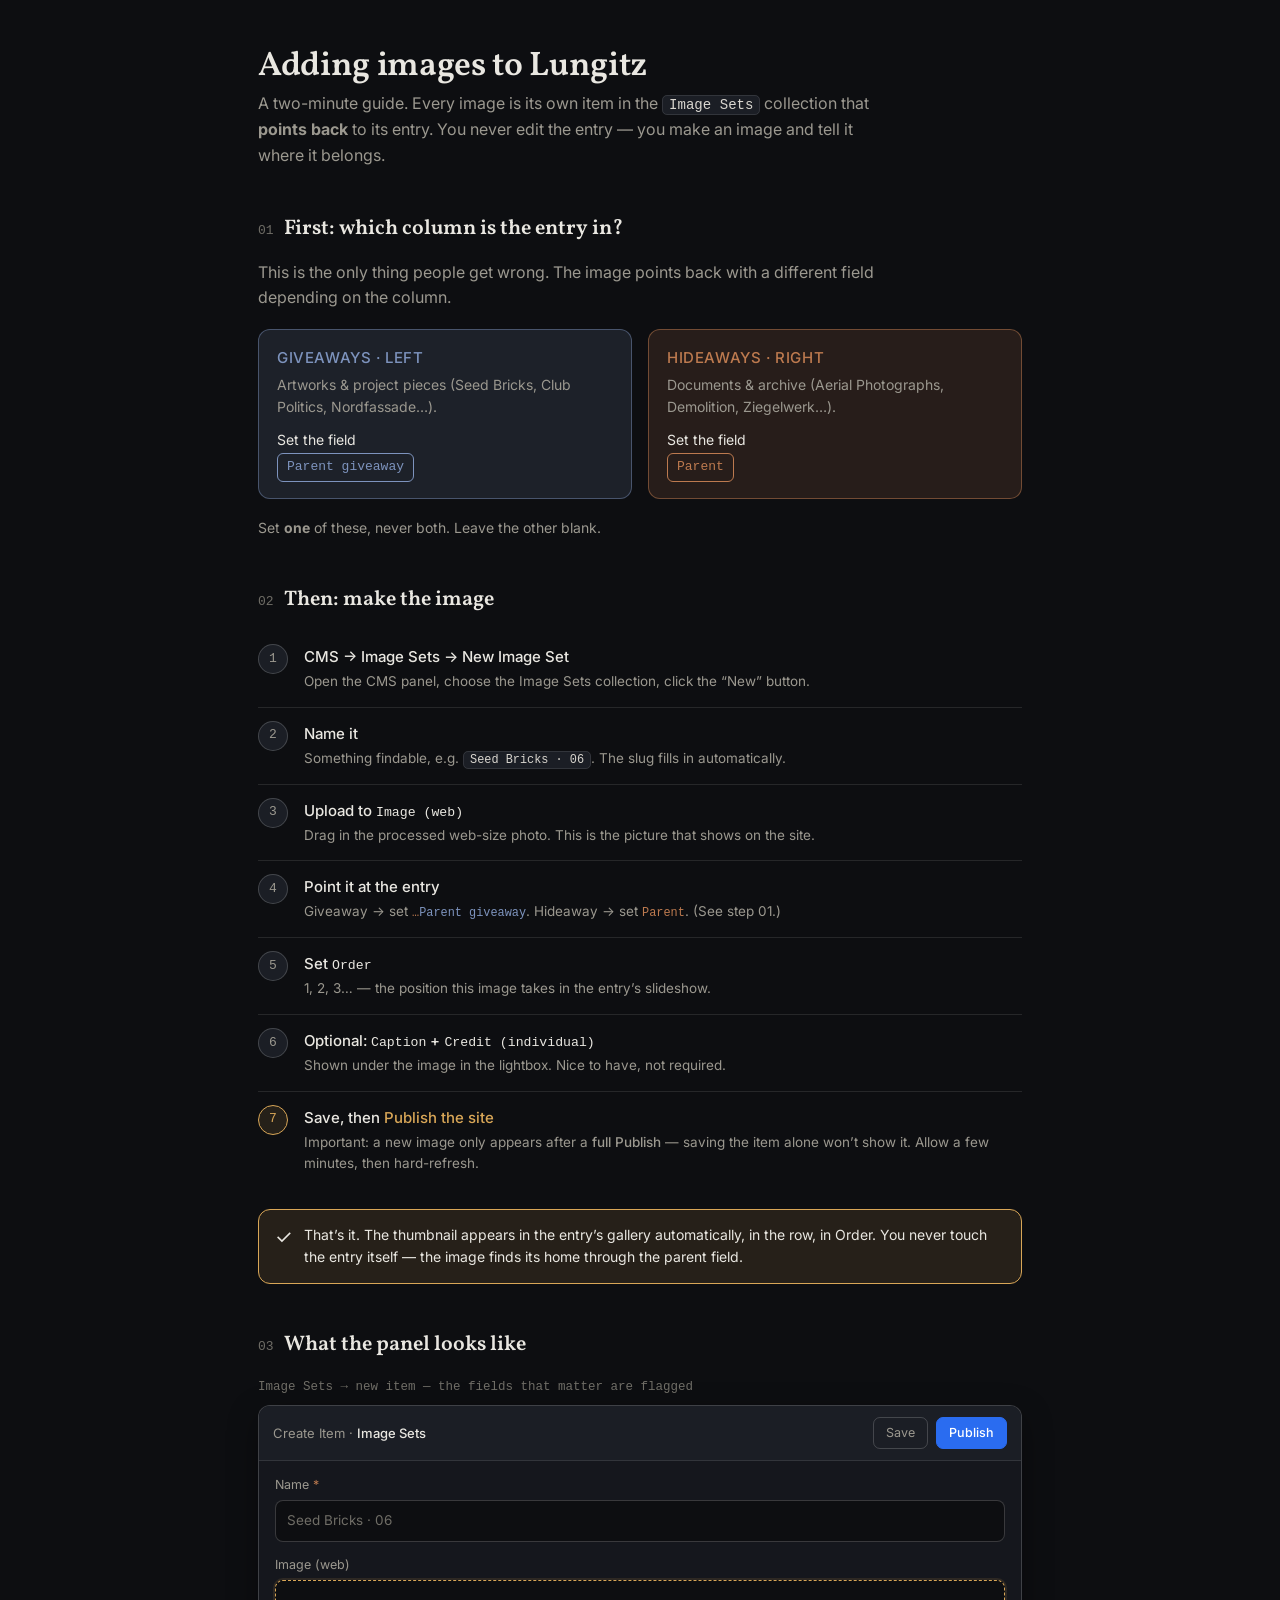
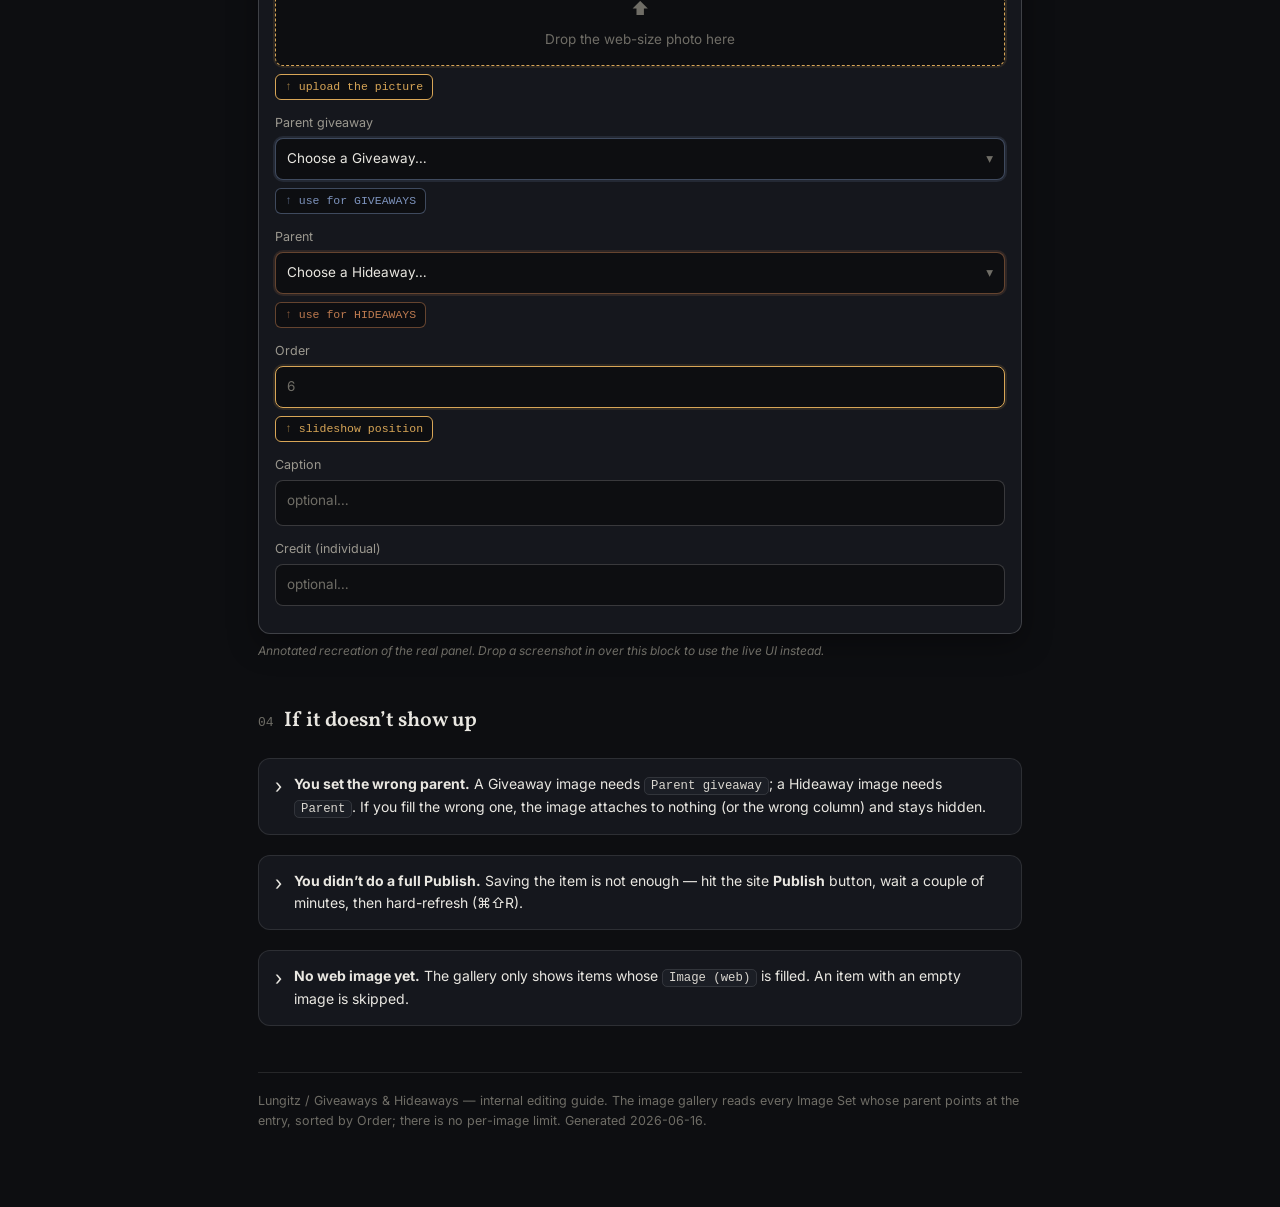
<file: lungitz-add-images-guide.html>
<!DOCTYPE html>
<html lang="en">
<head>
<meta charset="utf-8">
<meta name="viewport" content="width=device-width, initial-scale=1">
<title>Lungitz — How to add images</title>
<link rel="preconnect" href="https://fonts.googleapis.com">
<link rel="preconnect" href="https://fonts.gstatic.com" crossorigin>
<link href="https://fonts.googleapis.com/css2?family=Vollkorn:wght@400;600&family=Inter:wght@400;500&display=swap" rel="stylesheet">
<style>
  :root{
    --bg:#0d0e11; --surface:#15171d; --surface2:#1b1e25; --line:rgba(255,255,255,.10);
    --line2:rgba(255,255,255,.18); --ink:#e9e7e1; --muted:#9b988f; --faint:#6f6d66;
    --give:#7d93bd; --give-bg:rgba(125,147,189,.14); --give-line:rgba(125,147,189,.45);
    --hide:#bd7a4f; --hide-bg:rgba(189,122,79,.15); --hide-line:rgba(189,122,79,.5);
    --warn:#d8a657; --warn-bg:rgba(216,166,87,.12); --ok:#7fae71;
    --serif:'Vollkorn',Georgia,serif; --sans:'Inter',system-ui,sans-serif; --mono:ui-monospace,'SF Mono',Menlo,monospace;
  }
  *{box-sizing:border-box}
  body{margin:0;background:var(--bg);color:var(--ink);font-family:var(--sans);font-size:15px;line-height:1.6;-webkit-font-smoothing:antialiased}
  .wrap{max-width:820px;margin:0 auto;padding:48px 28px 80px}
  h1{font-family:var(--serif);font-weight:600;font-size:34px;line-height:1.1;margin:0 0 6px;letter-spacing:-.01em}
  h2{font-family:var(--serif);font-weight:600;font-size:21px;margin:44px 0 14px;display:flex;align-items:baseline;gap:10px}
  h2 .n{font-family:var(--mono);font-size:13px;color:var(--faint);font-weight:400}
  .lede{color:var(--muted);font-size:16px;margin:0 0 8px;max-width:64ch}
  .kbd,code,.f{font-family:var(--mono);font-size:.88em}
  code{background:var(--surface2);border:1px solid var(--line);border-radius:5px;padding:1px 6px;color:#d9d6cf}
  .give-t{color:var(--give)} .hide-t{color:var(--hide)}
  .rule{height:1px;background:var(--line);border:0;margin:34px 0}
  .two{display:grid;grid-template-columns:1fr 1fr;gap:16px;margin:18px 0}
  @media(max-width:640px){.two{grid-template-columns:1fr}}
  .col{border-radius:12px;padding:16px 18px;border:1px solid var(--line)}
  .col.give{background:var(--give-bg);border-color:var(--give-line)}
  .col.hide{background:var(--hide-bg);border-color:var(--hide-line)}
  .col h3{margin:0 0 4px;font-family:var(--sans);font-size:15px;font-weight:500;letter-spacing:.04em;text-transform:uppercase}
  .col.give h3{color:var(--give)} .col.hide h3{color:var(--hide)}
  .col p{margin:0 0 10px;color:var(--muted);font-size:14px}
  .col .pick{font-size:14px;color:var(--ink)}
  .col .pill{display:inline-block;font-family:var(--mono);font-size:13px;padding:3px 9px;border-radius:6px;border:1px solid currentColor;margin-top:2px}
  .col.give .pill{color:var(--give)} .col.hide .pill{color:var(--hide)}
  ol.steps{list-style:none;counter-reset:s;margin:0;padding:0}
  ol.steps>li{counter-increment:s;position:relative;padding:14px 0 14px 46px;border-top:1px solid var(--line)}
  ol.steps>li:first-child{border-top:0}
  ol.steps>li::before{content:counter(s);position:absolute;left:0;top:13px;width:28px;height:28px;border-radius:50%;background:var(--surface2);border:1px solid var(--line2);display:flex;align-items:center;justify-content:center;font-family:var(--mono);font-size:13px;color:var(--muted)}
  ol.steps>li.key::before{background:var(--warn-bg);border-color:var(--warn);color:var(--warn)}
  ol.steps>li b{font-weight:500}
  ol.steps>li .sub{display:block;color:var(--muted);font-size:13.5px;margin-top:2px}
  .callout{display:flex;gap:12px;border-radius:12px;padding:14px 16px;margin:20px 0;border:1px solid var(--warn);background:var(--warn-bg)}
  .callout .ico{font-size:20px;line-height:1.3}
  .callout b{color:var(--warn)}
  .callout p{margin:0;font-size:14px;color:var(--ink)}
  .tip{border-color:var(--line);background:var(--surface);}
  .tip b{color:var(--ink)}

  /* Webflow CMS panel recreation */
  .shotwrap{margin:16px 0 6px}
  .shotcap{font-size:12.5px;color:var(--faint);margin:0 0 8px;font-family:var(--mono)}
  .panel{background:var(--surface);border:1px solid var(--line2);border-radius:12px;overflow:hidden;box-shadow:0 10px 30px rgba(0,0,0,.35)}
  .panel .bar{display:flex;align-items:center;justify-content:space-between;padding:11px 14px;background:var(--surface2);border-bottom:1px solid var(--line)}
  .panel .bar .ttl{font-size:13px;color:var(--muted)} .panel .bar .ttl b{color:var(--ink);font-weight:500}
  .panel .bar .btns{display:flex;gap:8px}
  .btn{font-size:12.5px;padding:5px 12px;border-radius:7px;border:1px solid var(--line2);color:var(--muted);background:transparent}
  .btn.pub{background:#2a6cf0;border-color:#2a6cf0;color:#fff;font-weight:500}
  .panel .body{padding:14px 16px}
  .field{margin:0 0 13px}
  .field label{display:block;font-size:12.5px;color:var(--muted);margin:0 0 5px}
  .field label .req{color:var(--hide)}
  .inp{background:var(--bg);border:1px solid var(--line2);border-radius:8px;padding:9px 11px;font-size:13.5px;color:var(--ink);min-height:38px;display:flex;align-items:center}
  .inp.ph{color:var(--faint)}
  .inp.img{height:86px;flex-direction:column;justify-content:center;align-items:center;gap:5px;color:var(--faint);border-style:dashed}
  .ref{display:flex;align-items:center;justify-content:space-between}
  .ref .chev{color:var(--faint)}
  .mark{position:relative}
  .mark.give .inp{border-color:var(--give-line);box-shadow:0 0 0 2px var(--give-bg)}
  .mark.hide .inp{border-color:var(--hide-line);box-shadow:0 0 0 2px var(--hide-bg)}
  .mark.warn .inp{border-color:var(--warn);box-shadow:0 0 0 2px var(--warn-bg)}
  .tag{display:inline-block;margin-top:8px;font-size:11.5px;font-family:var(--mono);padding:3px 9px;border-radius:6px}
  .tag::before{content:'\2191  ';opacity:.65}
  .tag.give{color:var(--give);border:1px solid var(--give-line);background:var(--bg)}
  .tag.hide{color:var(--hide);border:1px solid var(--hide-line);background:var(--bg)}
  .tag.warn{color:var(--warn);border:1px solid var(--warn);background:var(--bg)}
  .swap{font-size:12px;color:var(--faint);font-style:italic;margin-top:7px}
  footer{margin-top:46px;padding-top:18px;border-top:1px solid var(--line);color:var(--faint);font-size:12.5px}
  @media print{
    :root{--bg:#fff;--surface:#fff;--surface2:#f4f3ef;--ink:#1a1a1a;--muted:#555;--faint:#888;--line:#e2e0d8;--line2:#cfcdc4}
    body{background:#fff}.panel{box-shadow:none}.wrap{padding:0}
    h2{page-break-after:avoid}ol.steps>li,.col,.callout,.panel{page-break-inside:avoid}
  }
</style>
</head>
<body>
<div class="wrap">

  <h1>Adding images to Lungitz</h1>
  <p class="lede">A two-minute guide. Every image is its own item in the <code>Image&nbsp;Sets</code> collection that <b>points back</b> to its entry. You never edit the entry — you make an image and tell it where it belongs.</p>

  <h2><span class="n">01</span> First: which column is the entry in?</h2>
  <p class="lede">This is the only thing people get wrong. The image points back with a different field depending on the column.</p>
  <div class="two">
    <div class="col give">
      <h3>Giveaways · left</h3>
      <p>Artworks &amp; project pieces (Seed Bricks, Club Politics, Nordfassade…).</p>
      <div class="pick">Set the field<br><span class="pill">Parent giveaway</span></div>
    </div>
    <div class="col hide">
      <h3>Hideaways · right</h3>
      <p>Documents &amp; archive (Aerial Photographs, Demolition, Ziegelwerk…).</p>
      <div class="pick">Set the field<br><span class="pill">Parent</span></div>
    </div>
  </div>
  <p class="lede" style="font-size:14px">Set <b>one</b> of these, never both. Leave the other blank.</p>

  <h2><span class="n">02</span> Then: make the image</h2>
  <ol class="steps">
    <li><b>CMS → Image Sets → New Image Set</b><span class="sub">Open the CMS panel, choose the Image Sets collection, click the “New” button.</span></li>
    <li><b>Name it</b><span class="sub">Something findable, e.g. <code>Seed Bricks · 06</code>. The slug fills in automatically.</span></li>
    <li><b>Upload to <span class="f">Image (web)</span></b><span class="sub">Drag in the processed web-size photo. This is the picture that shows on the site.</span></li>
    <li><b>Point it at the entry</b><span class="sub">Giveaway → set <span class="hide-t f">…</span><span class="give-t f">Parent giveaway</span>. Hideaway → set <span class="hide-t f">Parent</span>. (See step 01.)</span></li>
    <li><b>Set <span class="f">Order</span></b><span class="sub">1, 2, 3… — the position this image takes in the entry’s slideshow.</span></li>
    <li><b>Optional: <span class="f">Caption</span> + <span class="f">Credit (individual)</span></b><span class="sub">Shown under the image in the lightbox. Nice to have, not required.</span></li>
    <li class="key"><b>Save, then <span style="color:var(--warn)">Publish the site</span></b><span class="sub">Important: a new image only appears after a <b>full Publish</b> — saving the item alone won’t show it. Allow a few minutes, then hard-refresh.</span></li>
  </ol>

  <div class="callout">
    <div class="ico">✓</div>
    <p>That’s it. The thumbnail appears in the entry’s gallery automatically, in the row, in Order. You never touch the entry itself — the image finds its home through the parent field.</p>
  </div>

  <h2><span class="n">03</span> What the panel looks like</h2>
  <div class="shotwrap">
    <p class="shotcap">Image Sets → new item — the fields that matter are flagged</p>
    <div class="panel">
      <div class="bar">
        <div class="ttl">Create Item · <b>Image Sets</b></div>
        <div class="btns"><span class="btn">Save</span><span class="btn pub">Publish</span></div>
      </div>
      <div class="body">
        <div class="field"><label>Name <span class="req">*</span></label><div class="inp ph">Seed Bricks · 06</div></div>
        <div class="field mark warn"><label>Image (web)</label><div class="inp img"><div style="font-size:18px">⬆</div><div>Drop the web-size photo here</div></div><span class="tag warn">upload the picture</span></div>
        <div class="field mark give"><label>Parent giveaway</label><div class="inp ref"><span class="ph">Choose a Giveaway…</span><span class="chev">▾</span></div><span class="tag give">use for GIVEAWAYS</span></div>
        <div class="field mark hide"><label>Parent</label><div class="inp ref"><span class="ph">Choose a Hideaway…</span><span class="chev">▾</span></div><span class="tag hide">use for HIDEAWAYS</span></div>
        <div class="field mark warn"><label>Order</label><div class="inp ph">6</div><span class="tag warn">slideshow position</span></div>
        <div class="field"><label>Caption</label><div class="inp ph" style="min-height:46px;align-items:flex-start">optional…</div></div>
        <div class="field"><label>Credit (individual)</label><div class="inp ph">optional…</div></div>
      </div>
    </div>
    <p class="swap">Annotated recreation of the real panel. Drop a screenshot in over this block to use the live UI instead.</p>
  </div>

  <h2><span class="n">04</span> If it doesn’t show up</h2>
  <div class="callout tip"><div class="ico">›</div><p><b>You set the wrong parent.</b> A Giveaway image needs <code>Parent giveaway</code>; a Hideaway image needs <code>Parent</code>. If you fill the wrong one, the image attaches to nothing (or the wrong column) and stays hidden.</p></div>
  <div class="callout tip"><div class="ico">›</div><p><b>You didn’t do a full Publish.</b> Saving the item is not enough — hit the site <b>Publish</b> button, wait a couple of minutes, then hard-refresh (⌘⇧R).</p></div>
  <div class="callout tip"><div class="ico">›</div><p><b>No web image yet.</b> The gallery only shows items whose <code>Image (web)</code> is filled. An item with an empty image is skipped.</p></div>

  <footer>
    Lungitz / Giveaways &amp; Hideaways — internal editing guide. The image gallery reads every Image Set whose parent points at the entry, sorted by Order; there is no per-image limit. Generated 2026-06-16.
  </footer>

</div>
</body>
</html>
</file>
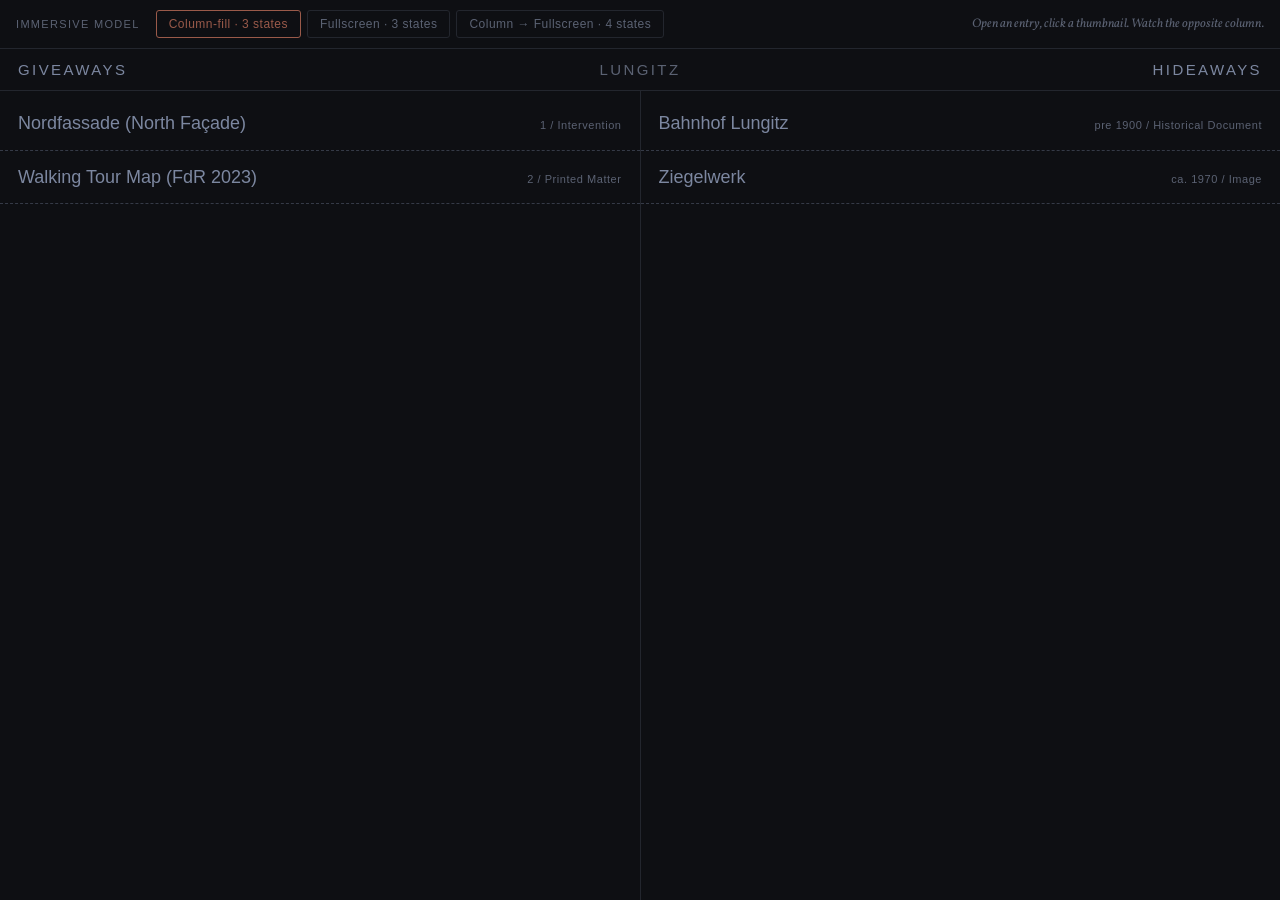
<file: archive/studies/lungitz-state-model-studies_accordion-choreography.html>
<!doctype html>
<html lang="en">
<head>
<meta charset="utf-8">
<meta name="viewport" content="width=device-width, initial-scale=1">
<title>Lungitz · state-model studies</title>
<link rel="preconnect" href="https://fonts.googleapis.com">
<link rel="preconnect" href="https://fonts.gstatic.com" crossorigin>
<link href="https://fonts.googleapis.com/css2?family=Vollkorn:ital,wght@0,400;0,500;1,400&display=swap" rel="stylesheet">
<style>
  :root{
    --bg:#0e0f13; --panel:#0e0f13; --ink:#7c87a0; --ink-2:#8a91a4; --mute:#5b6273;
    --rust:#9a5a4a; --line:#23262e; --dash:#353a47; --slab:#2b313c;
    --settle:cubic-bezier(0.16,1,0.3,1);
    --grotesk:"Helvetica Neue",Helvetica,"Arial Narrow",sans-serif;
    --serif:"Vollkorn",Georgia,serif;
  }
  *{box-sizing:border-box}
  html,body{height:100%}
  body{margin:0;background:var(--bg);color:var(--ink);font-family:var(--grotesk);
    -webkit-font-smoothing:antialiased;display:flex;flex-direction:column;overflow:hidden;}

  .controls{display:flex;align-items:center;gap:16px;padding:10px 16px;border-bottom:1px solid var(--line);flex-wrap:wrap;}
  .controls .lab{font-size:11px;letter-spacing:.12em;color:var(--mute);text-transform:uppercase;}
  .seg{display:flex;gap:6px;}
  .seg button{all:unset;cursor:pointer;font-size:12px;letter-spacing:.04em;color:var(--mute);
    padding:6px 12px;border:1px solid var(--line);border-radius:3px;}
  .seg button.on{color:var(--rust);border-color:var(--rust);}
  .controls .hint{font-family:var(--serif);font-size:12.5px;color:var(--mute);font-style:italic;margin-left:auto;}

  .masthead{display:flex;align-items:center;justify-content:space-between;padding:12px 18px;border-bottom:1px solid var(--line);}
  .masthead span{font-size:15px;font-weight:500;letter-spacing:.16em;color:var(--ink);}
  .masthead .center{color:var(--mute);}

  .index{flex:1;display:flex;min-height:0;}
  .col{flex:1;position:relative;overflow:hidden;display:flex;flex-direction:column;}
  .col + .col{border-left:1px solid var(--line);}
  .col .scroll{overflow:auto;padding:6px 0;}

  .entry{display:grid;grid-template-rows:auto 0fr;border-bottom:1px dashed var(--dash);
    transition:grid-template-rows 440ms var(--settle);}
  .entry.open{grid-template-rows:auto 1fr;}
  .entry-header{all:unset;cursor:pointer;display:flex;align-items:baseline;justify-content:space-between;gap:14px;padding:16px 18px;}
  .entry-header .t{font-size:18px;font-weight:500;color:var(--ink);line-height:1.15;transition:color 380ms ease;}
  .entry-header .m{font-size:11px;color:var(--mute);letter-spacing:.05em;white-space:nowrap;}
  .entry.open .entry-header .t{color:var(--rust);}
  .entry-body{overflow:hidden;min-height:0;}
  .entry-content{padding:0 18px 18px;}
  .entry-content .by{font-family:var(--serif);font-size:12.5px;color:var(--mute);margin:0 0 8px;}
  .entry-content .desc{font-family:var(--serif);font-size:13.5px;line-height:1.55;color:var(--ink-2);margin:0 0 14px;}
  .thumbs{display:flex;gap:8px;flex-wrap:wrap;}
  .thumb{all:unset;cursor:pointer;width:84px;height:56px;background:var(--slab);border-radius:2px;
    display:flex;align-items:flex-end;padding:5px;color:#4d5564;font-size:10px;letter-spacing:.1em;
    transition:outline-color 200ms ease;outline:1px solid transparent;outline-offset:2px;}
  .thumb:hover{outline-color:var(--rust);}

  /* immersive — shared */
  .im{background:var(--panel);display:flex;flex-direction:column;
    clip-path:inset(0 0 100% 0);opacity:0;pointer-events:none;
    transition:clip-path 480ms var(--settle),opacity 360ms ease;}
  .im.open{clip-path:inset(0 0 0 0);opacity:1;pointer-events:auto;}
  .im-col{position:absolute;inset:0;z-index:5;}
  .im-full{position:fixed;inset:0;z-index:50;}

  .im-head{display:flex;align-items:baseline;gap:12px;padding:14px 18px 10px;border-bottom:1px dashed var(--dash);}
  .im-head .n{font-size:11px;color:var(--mute);letter-spacing:.05em;white-space:nowrap;}
  .im-head .t{font-size:16px;font-weight:500;color:var(--ink);}
  .im-tools{display:flex;gap:10px;align-items:center;margin-left:auto;}
  .im-tools button{all:unset;cursor:pointer;font-size:10.5px;letter-spacing:.05em;color:var(--ink);
    border:1px solid var(--line);border-radius:3px;padding:4px 8px;}
  .im-tools button:hover{color:var(--rust);border-color:var(--rust);}

  .im-stage{flex:1;position:relative;display:flex;align-items:center;justify-content:center;margin:14px 18px 0;min-height:0;}
  .im-img{position:absolute;inset:0;background:var(--slab);border-radius:2px;display:flex;align-items:center;justify-content:center;
    color:#4d5564;font-size:11px;letter-spacing:.18em;}
  .im-nav{position:absolute;top:0;bottom:0;width:64px;display:flex;align-items:center;justify-content:center;cursor:pointer;
    color:var(--ink);font-size:22px;z-index:2;opacity:.55;transition:opacity 200ms ease;}
  .im-nav:hover{opacity:1;}
  .im-nav.prev{left:0;} .im-nav.next{right:0;}
  .im-foot{overflow:hidden;display:grid;grid-template-rows:1fr;
    transition:grid-template-rows 420ms var(--settle),opacity 300ms ease;}
  .im-foot.closed{grid-template-rows:0fr;opacity:0;}
  .im-foot .inner{overflow:hidden;padding:12px 18px 16px;font-family:var(--serif);}
  .im-foot .c1{margin:0 0 4px;font-size:13.5px;line-height:1.5;color:var(--ink-2);}
  .im-foot .c2{margin:0;font-size:12px;color:var(--mute);font-style:italic;}
  .im-count{font-size:10.5px;color:var(--mute);letter-spacing:.1em;margin-left:6px;}
</style>
</head>
<body>
  <div class="controls">
    <span class="lab">Immersive model</span>
    <div class="seg" id="seg">
      <button data-m="col" class="on">Column-fill · 3 states</button>
      <button data-m="full">Fullscreen · 3 states</button>
      <button data-m="both">Column → Fullscreen · 4 states</button>
    </div>
    <span class="hint" id="hint">Open an entry, click a thumbnail. Watch the opposite column.</span>
  </div>

  <div class="masthead">
    <span>GIVEAWAYS</span><span class="center">LUNGITZ</span><span>HIDEAWAYS</span>
  </div>

  <div class="index">
    <div class="col" data-col="left"><div class="scroll" id="colLeft"></div>
      <div class="im im-col" id="imColLeft"></div>
    </div>
    <div class="col" data-col="right"><div class="scroll" id="colRight"></div>
      <div class="im im-col" id="imColRight"></div>
    </div>
  </div>

  <div class="im im-full" id="imFull"></div>

<script>
  var ENTRIES={
    nord:{num:'1',title:'Nordfassade (North Façade)',cat:'Intervention',col:'left',
      by:'Antoine Turillon · Seth Weiner',
      desc:'An architectural intervention covering all the windows of the Lungitz train station except for a single view to where the prison yard of the Gusen III concentration camp had been.',
      images:[
        {cap:'North façade, its windows sealed but for a single aperture held open toward the former Gusen III prison yard.',credit:'Photograph — Antoine Turillon, 2023'},
        {cap:'The retained aperture, seen from inside the sealed concourse.',credit:'Photograph — Antoine Turillon, 2023'},
        {cap:'Detail of the sealing, matte on matte.',credit:'Photograph — Seth Weiner, 2023'}
      ]},
    wtm:{num:'2',title:'Walking Tour Map (FdR 2023)',cat:'Printed Matter',col:'left',
      by:'Judith Pirklbauer · Wolfgang Schmutz · Antoine Turillon',
      desc:'A folded map distributed at the festival, tracing a route between the station and the quarry.',
      images:[{cap:'Recto of the folded map.',credit:'Risograph — 2023'}]},
    bahnhof:{num:'pre 1900',title:'Bahnhof Lungitz',cat:'Historical Document',col:'right',
      by:'Archiv Walzer',
      desc:'The earliest located photograph of the station building, before the sidings were extended.',
      images:[
        {cap:'Station building, undated, before 1900.',credit:'Archiv Walzer'},
        {cap:'Verso, with a pencilled inventory number.',credit:'Archiv Walzer'}
      ]},
    ziegel:{num:'ca. 1970',title:'Ziegelwerk',cat:'Image',col:'right',
      by:'lungitz.com',
      desc:'The brickworks that absorbed part of the site in the decades after the war.',
      images:[{cap:'Brickworks, photographed around 1970.',credit:'lungitz.com'}]}
  };

  var order={left:['nord','wtm'],right:['bahnhof','ziegel']};
  var model='col';
  var capOn=true;

  function entryRow(id){
    var e=ENTRIES[id];
    var thumbs=e.images.map(function(_,i){return '<button class="thumb" data-entry="'+id+'" data-idx="'+i+'">'+(i+1)+'</button>';}).join('');
    return '<div class="entry" data-entry="'+id+'">'
      +'<div class="entry-header"><span class="t">'+e.title+'</span><span class="m">'+e.num+'&nbsp;/&nbsp;'+e.cat+'</span></div>'
      +'<div class="entry-body"><div class="entry-content">'
      +'<p class="by">'+e.by+'</p><p class="desc">'+e.desc+'</p>'
      +'<div class="thumbs">'+thumbs+'</div></div></div></div>';
  }
  document.getElementById('colLeft').innerHTML=order.left.map(entryRow).join('');
  document.getElementById('colRight').innerHTML=order.right.map(entryRow).join('');

  document.querySelectorAll('.entry-header').forEach(function(h){
    h.addEventListener('click',function(){ h.parentElement.classList.toggle('open'); });
  });

  function imHTML(id,idx,opts){
    var e=ENTRIES[id], n=e.images.length, img=e.images[idx];
    var multi=n>1;
    var expand=(opts.expand)?'<button data-expand>⤢ Fullscreen</button>':'';
    var count=multi?'<span class="im-count">'+(idx+1)+' / '+n+'</span>':'';
    var nav=multi?'<div class="im-nav prev" data-step="-1">‹</div><div class="im-nav next" data-step="1">›</div>':'';
    return '<div class="im-head"><span class="n">'+e.num+'&nbsp;/&nbsp;'+e.cat+'</span><span class="t">'+e.title+'</span>'+count
      +'<span class="im-tools">'+expand+'<button data-cap>Captions '+(capOn?'on':'off')+'</button><button data-close>Close ✕</button></span></div>'
      +'<div class="im-stage">'+nav+'<div class="im-img">IMAGE '+(idx+1)+'</div></div>'
      +'<div class="im-foot'+(capOn?'':' closed')+'"><div class="inner"><p class="c1">'+img.cap+'</p><p class="c2">'+img.credit+'</p></div></div>';
  }

  var state={el:null,id:null,idx:0,kind:null}; // kind: 'col' | 'full'

  function colTarget(id){ return document.getElementById(ENTRIES[id].col==='left'?'imColLeft':'imColRight'); }

  function paint(){
    if(!state.el) return;
    var opts={expand: (model==='both' && state.kind==='col')};
    state.el.innerHTML=imHTML(state.id,state.idx,opts);
  }

  function openIm(kind,id,idx){
    closeAll(true);
    state={el:(kind==='col'?colTarget(id):document.getElementById('imFull')),id:id,idx:idx,kind:kind};
    paint();
    requestAnimationFrame(function(){requestAnimationFrame(function(){state.el.classList.add('open');});});
  }
  function closeAll(silent){
    ['imColLeft','imColRight','imFull'].forEach(function(x){document.getElementById(x).classList.remove('open');});
    if(silent){['imColLeft','imColRight','imFull'].forEach(function(x){document.getElementById(x).innerHTML='';});}
  }

  // thumbnail → open per model
  document.querySelector('.index').addEventListener('click',function(e){
    var t=e.target.closest('.thumb'); if(!t) return;
    var id=t.dataset.entry, idx=+t.dataset.idx;
    if(model==='full'){ openIm('full',id,idx); } else { openIm('col',id,idx); }
  });

  // delegated controls on all immersive containers
  ['imColLeft','imColRight','imFull'].forEach(function(x){
    document.getElementById(x).addEventListener('click',function(e){
      if(e.target.closest('[data-close]')){
        // 4-state: closing fullscreen returns to the column waypoint
        if(state.kind==='full' && model==='both'){ var id=state.id, idx=state.idx; this.classList.remove('open'); var self=this; setTimeout(function(){self.innerHTML='';},300); openIm('col',id,idx); return; }
        this.classList.remove('open'); var c=this; setTimeout(function(){c.innerHTML='';},300); state={el:null}; return;
      }
      if(e.target.closest('[data-expand]')){ openIm('full',state.id,state.idx); return; }
      if(e.target.closest('[data-cap]')){ capOn=!capOn; var f=this.querySelector('.im-foot'); f.classList.toggle('closed',!capOn); this.querySelector('[data-cap]').textContent='Captions '+(capOn?'on':'off'); return; }
      var nav=e.target.closest('[data-step]');
      if(nav){ var nimg=ENTRIES[state.id].images.length; state.idx=(state.idx+ +nav.dataset.step+nimg)%nimg; paint(); return; }
    });
  });

  document.getElementById('seg').addEventListener('click',function(e){
    var b=e.target.closest('button'); if(!b) return;
    [].forEach.call(this.querySelectorAll('button'),function(x){x.classList.remove('on');});
    b.classList.add('on'); model=b.dataset.m; closeAll(true); state={el:null};
    var hints={col:'Column-fill: the image fills only its own panel. The opposite column stays. Split never breaks.',
      full:'Fullscreen: the image takes the whole viewport. The split is covered until you close.',
      both:'Column-fill first, then ⤢ Fullscreen to escalate into a slideshow. Close steps back down.'};
    document.getElementById('hint').textContent=hints[model];
  });

  document.addEventListener('keydown',function(e){ if(e.key==='Escape'){ if(state.el){ state.el.querySelector('[data-close]')&&state.el.querySelector('[data-close]').click(); } } });
</script>
</body>
</html>
</file>
